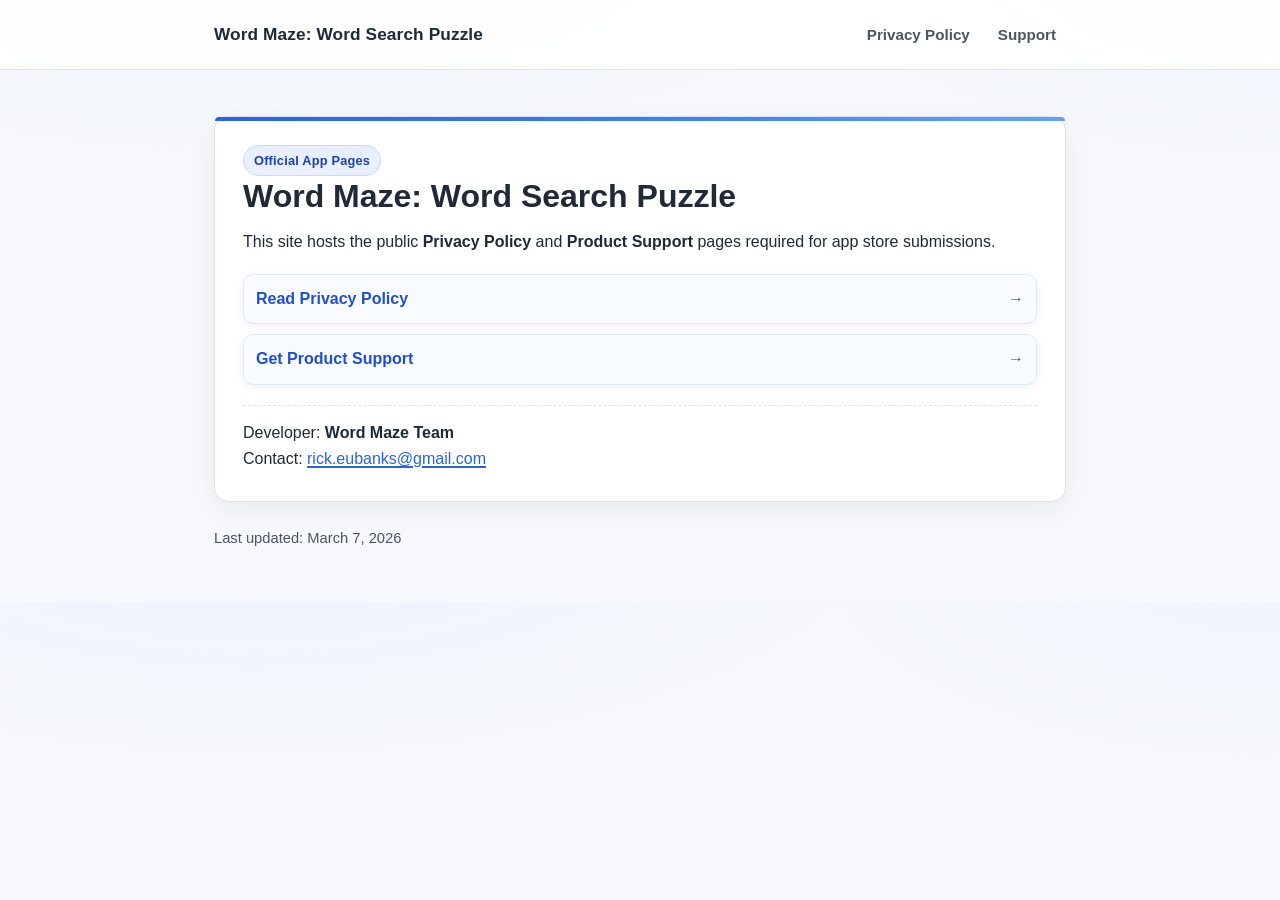
<file: index.html>
<!doctype html>
<html lang="en">
<head>
  <meta charset="utf-8" />
  <meta name="viewport" content="width=device-width, initial-scale=1" />
  <title>Word Maze: Word Search Puzzle | Legal & Support</title>
  <meta name="description" content="Privacy Policy and Support page for Word Maze: Word Search Puzzle." />
  <link rel="stylesheet" href="styles.css" />
</head>
<body>
  <header>
    <div class="nav container">
      <a class="brand" href="index.html">Word Maze: Word Search Puzzle</a>
      <nav class="nav-links" aria-label="Primary">
        <a href="privacy.html">Privacy Policy</a>
        <a href="support.html">Support</a>
      </nav>
    </div>
  </header>

  <main class="container">
    <section class="card">
      <span class="badge">Official App Pages</span>
      <h1>Word Maze: Word Search Puzzle</h1>
      <p>
        This site hosts the public <strong>Privacy Policy</strong> and <strong>Product Support</strong>
        pages required for app store submissions.
      </p>
      <ul class="quick-links">
        <li><a href="privacy.html">Read Privacy Policy</a></li>
        <li><a href="support.html">Get Product Support</a></li>
      </ul>
      <p class="contact-line">
        Developer: <strong>Word Maze Team</strong><br />
        Contact: <a href="mailto:rick.eubanks@gmail.com">rick.eubanks@gmail.com</a>
      </p>
    </section>

    <footer>
      Last updated: March 7, 2026
    </footer>
  </main>
</body>
</html>
</file>
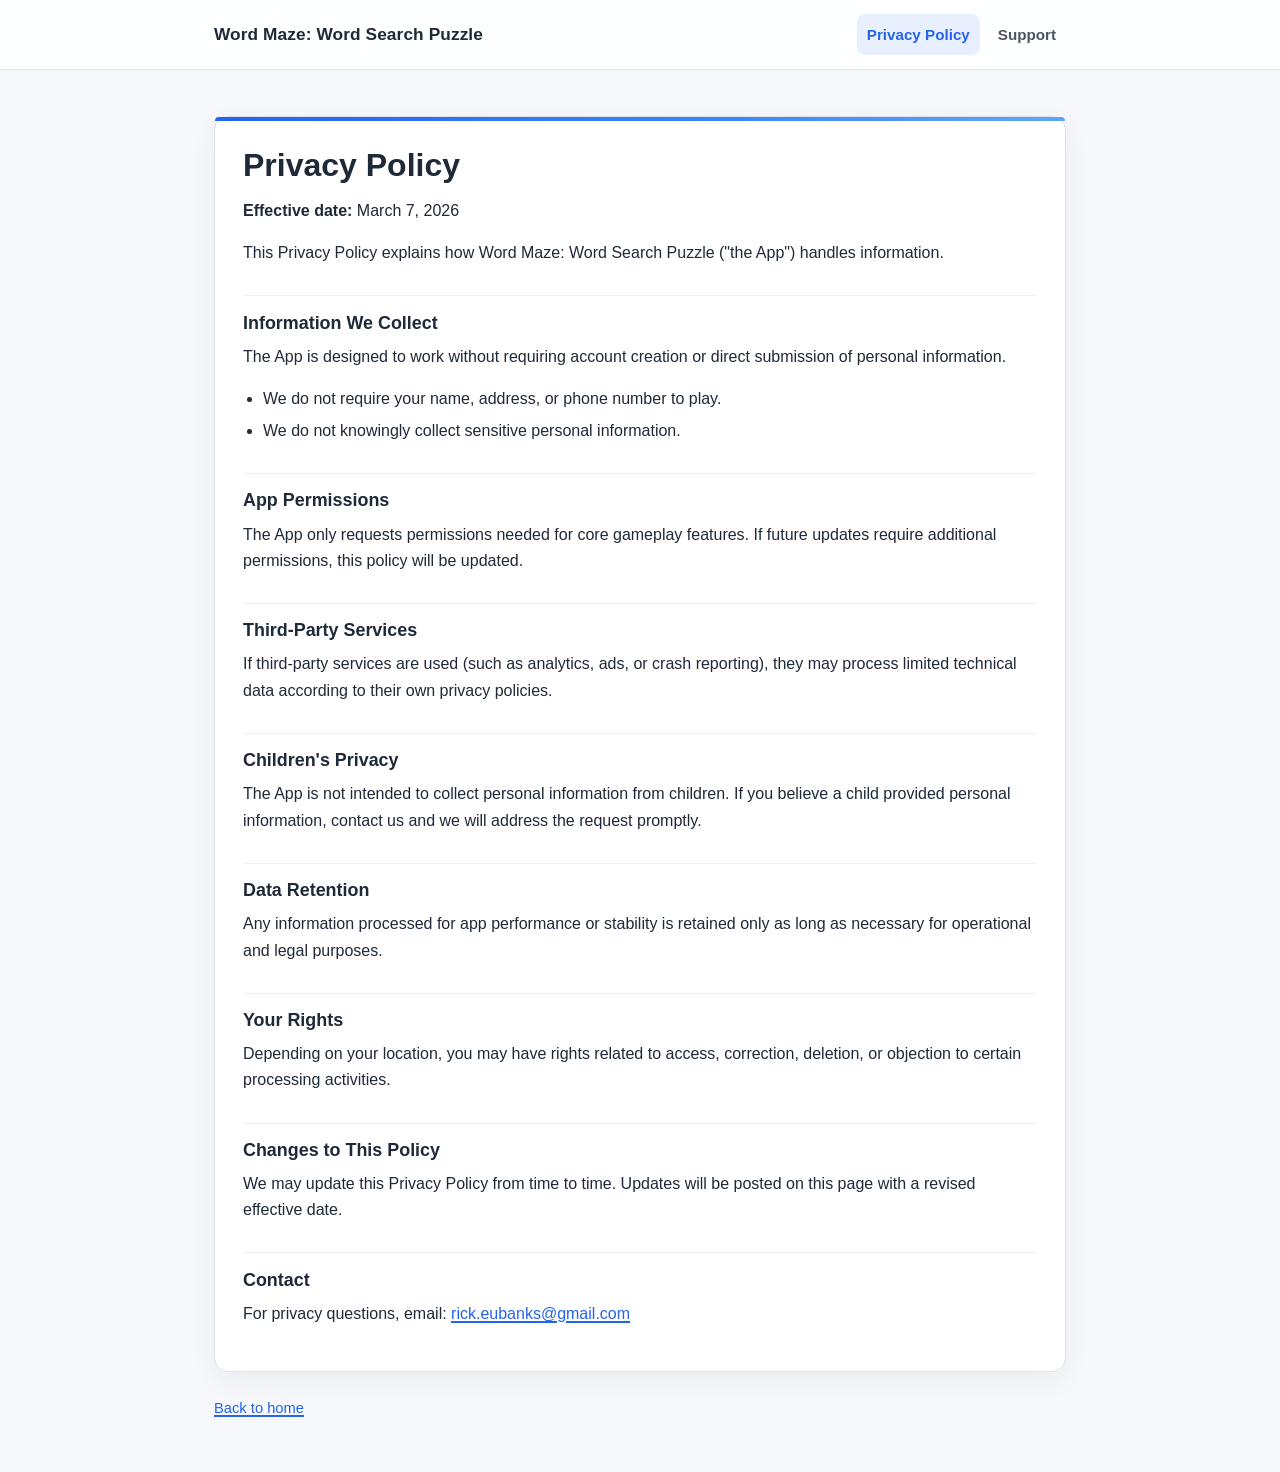
<file: privacy.html>
<!doctype html>
<html lang="en">
<head>
  <meta charset="utf-8" />
  <meta name="viewport" content="width=device-width, initial-scale=1" />
  <title>Privacy Policy | Word Maze: Word Search Puzzle</title>
  <meta name="description" content="Privacy Policy for Word Maze: Word Search Puzzle." />
  <link rel="stylesheet" href="styles.css" />
</head>
<body>
  <header>
    <div class="nav container">
      <a class="brand" href="index.html">Word Maze: Word Search Puzzle</a>
      <nav class="nav-links" aria-label="Primary">
        <a href="privacy.html" aria-current="page">Privacy Policy</a>
        <a href="support.html">Support</a>
      </nav>
    </div>
  </header>

  <main class="container">
    <section class="card">
      <h1>Privacy Policy</h1>
      <p><strong>Effective date:</strong> March 7, 2026</p>
      <p>
        This Privacy Policy explains how Word Maze: Word Search Puzzle ("the App") handles information.
      </p>

      <h2>Information We Collect</h2>
      <p>
        The App is designed to work without requiring account creation or direct submission of personal information.
      </p>
      <ul>
        <li>We do not require your name, address, or phone number to play.</li>
        <li>We do not knowingly collect sensitive personal information.</li>
      </ul>

      <h2>App Permissions</h2>
      <p>
        The App only requests permissions needed for core gameplay features. If future updates require additional
        permissions, this policy will be updated.
      </p>

      <h2>Third-Party Services</h2>
      <p>
        If third-party services are used (such as analytics, ads, or crash reporting), they may process limited
        technical data according to their own privacy policies.
      </p>

      <h2>Children's Privacy</h2>
      <p>
        The App is not intended to collect personal information from children. If you believe a child provided
        personal information, contact us and we will address the request promptly.
      </p>

      <h2>Data Retention</h2>
      <p>
        Any information processed for app performance or stability is retained only as long as necessary for
        operational and legal purposes.
      </p>

      <h2>Your Rights</h2>
      <p>
        Depending on your location, you may have rights related to access, correction, deletion, or objection to
        certain processing activities.
      </p>

      <h2>Changes to This Policy</h2>
      <p>
        We may update this Privacy Policy from time to time. Updates will be posted on this page with a revised
        effective date.
      </p>

      <h2>Contact</h2>
      <p>
        For privacy questions, email: <a href="mailto:rick.eubanks@gmail.com">rick.eubanks@gmail.com</a>
      </p>
    </section>

    <footer>
      <a href="index.html">Back to home</a>
    </footer>
  </main>
</body>
</html>
</file>
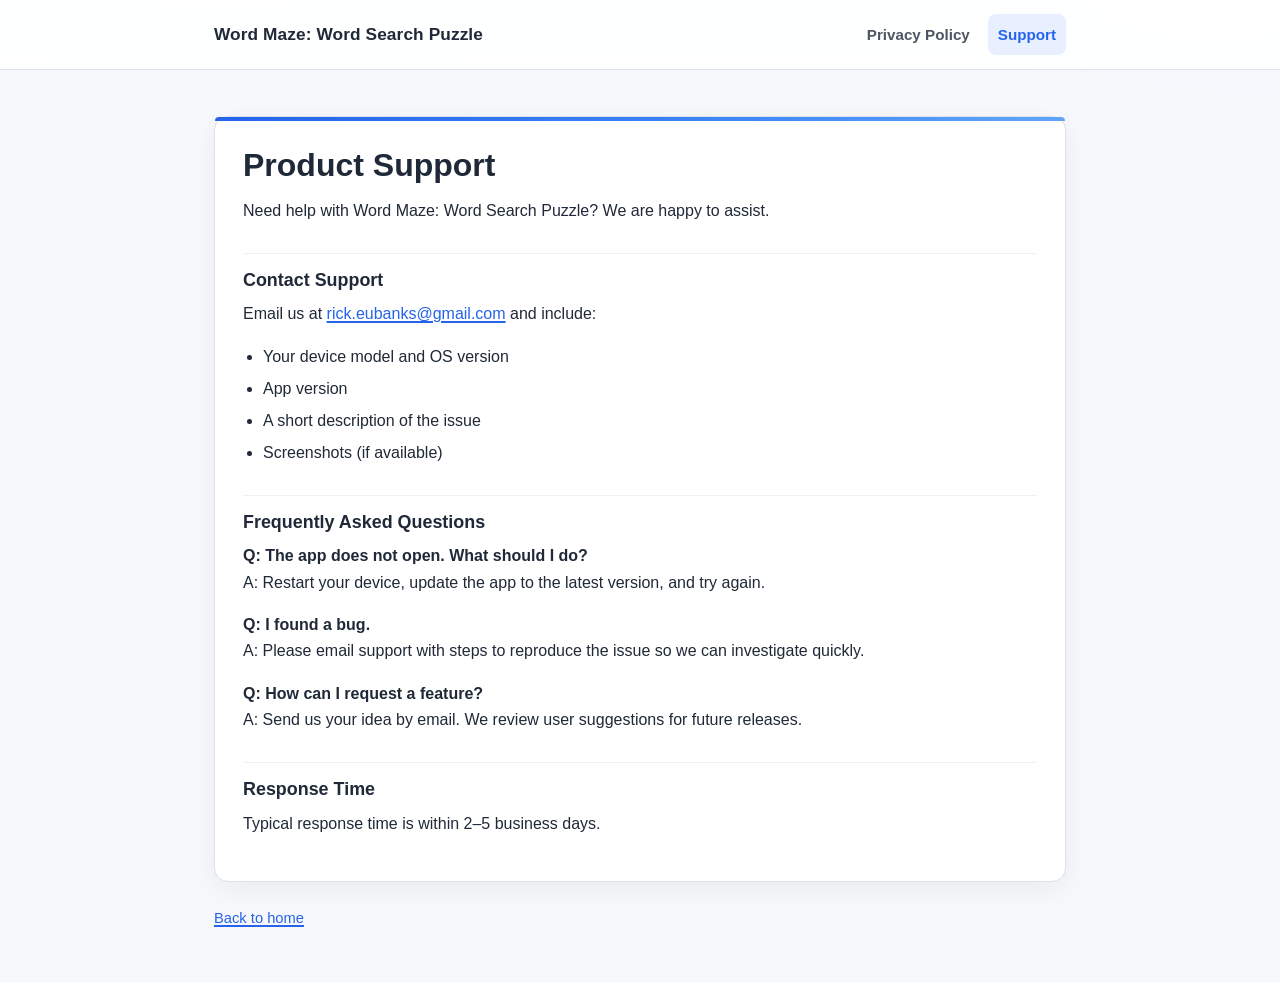
<file: support.html>
<!doctype html>
<html lang="en">
<head>
  <meta charset="utf-8" />
  <meta name="viewport" content="width=device-width, initial-scale=1" />
  <title>Support | Word Maze: Word Search Puzzle</title>
  <meta name="description" content="Product support for Word Maze: Word Search Puzzle." />
  <link rel="stylesheet" href="styles.css" />
</head>
<body>
  <header>
    <div class="nav container">
      <a class="brand" href="index.html">Word Maze: Word Search Puzzle</a>
      <nav class="nav-links" aria-label="Primary">
        <a href="privacy.html">Privacy Policy</a>
        <a href="support.html" aria-current="page">Support</a>
      </nav>
    </div>
  </header>

  <main class="container">
    <section class="card">
      <h1>Product Support</h1>
      <p>
        Need help with Word Maze: Word Search Puzzle? We are happy to assist.
      </p>

      <h2>Contact Support</h2>
      <p>
        Email us at <a href="mailto:rick.eubanks@gmail.com">rick.eubanks@gmail.com</a> and include:
      </p>
      <ul>
        <li>Your device model and OS version</li>
        <li>App version</li>
        <li>A short description of the issue</li>
        <li>Screenshots (if available)</li>
      </ul>

      <h2>Frequently Asked Questions</h2>
      <p><strong>Q: The app does not open. What should I do?</strong><br />
      A: Restart your device, update the app to the latest version, and try again.</p>

      <p><strong>Q: I found a bug.</strong><br />
      A: Please email support with steps to reproduce the issue so we can investigate quickly.</p>

      <p><strong>Q: How can I request a feature?</strong><br />
      A: Send us your idea by email. We review user suggestions for future releases.</p>

      <h2>Response Time</h2>
      <p>
        Typical response time is within 2–5 business days.
      </p>
    </section>

    <footer>
      <a href="index.html">Back to home</a>
    </footer>
  </main>
</body>
</html>
</file>
<file: styles.css>
* {
  box-sizing: border-box;
}

:root {
  --bg: #f6f8fb;
  --surface: #ffffff;
  --text: #1f2937;
  --muted: #4b5563;
  --accent: #2563eb;
  --accent-soft: #e8f0ff;
  --border: #dbe2ea;
  --shadow: 0 8px 26px rgba(31, 41, 55, 0.06);
  --shadow-soft: 0 2px 10px rgba(31, 41, 55, 0.06);
}

body {
  margin: 0;
  font-family: Inter, "Segoe UI", Roboto, "Helvetica Neue", Arial, sans-serif;
  font-size: 16px;
  background:
    radial-gradient(1200px 500px at 20% -20%, #eaf2ff 0%, transparent 55%),
    radial-gradient(900px 420px at 100% -10%, #eef4ff 0%, transparent 52%),
    var(--bg);
  color: var(--text);
  line-height: 1.65;
}

a {
  color: var(--accent);
  text-decoration-thickness: 1.5px;
  text-underline-offset: 2px;
}

a:hover {
  opacity: 0.85;
}

.container {
  max-width: 900px;
  margin: 0 auto;
  padding: 24px;
}

header {
  background: rgba(255, 255, 255, 0.9);
  border-bottom: 1px solid var(--border);
  backdrop-filter: blur(6px);
}

.nav {
  display: flex;
  justify-content: space-between;
  align-items: center;
  gap: 16px;
  flex-wrap: wrap;
  padding: 14px 24px;
}

.brand {
  font-size: 1.08rem;
  font-weight: 700;
  text-decoration: none;
  color: var(--text);
  letter-spacing: 0.1px;
}

.nav-links {
  display: flex;
  gap: 8px;
  flex-wrap: wrap;
}

.nav-links a {
  text-decoration: none;
  color: var(--muted);
  font-weight: 600;
  font-size: 0.95rem;
  padding: 8px 10px;
  border-radius: 8px;
  transition: background-color 0.18s ease, color 0.18s ease;
}

.nav-links a:hover {
  opacity: 1;
  background: var(--accent-soft);
  color: var(--accent);
}

.nav-links a[aria-current="page"] {
  background: var(--accent-soft);
  color: var(--accent);
}

.card {
  position: relative;
  background: var(--surface);
  border: 1px solid var(--border);
  border-radius: 14px;
  box-shadow: var(--shadow);
  padding: 28px;
  margin-top: 22px;
}

.card::before {
  content: "";
  position: absolute;
  top: 0;
  left: 0;
  right: 0;
  height: 4px;
  border-radius: 14px 14px 0 0;
  background: linear-gradient(90deg, #2563eb 0%, #3b82f6 55%, #60a5fa 100%);
}

h1, h2 {
  line-height: 1.3;
}

h1 {
  font-size: clamp(1.5rem, 2vw + 1rem, 2rem);
  margin-bottom: 0.7rem;
  margin-top: 0;
}

h2 {
  font-size: 1.12rem;
  margin-top: 1.8rem;
  margin-bottom: 0.55rem;
  padding-top: 0.95rem;
  border-top: 1px solid #edf2f8;
}

p {
  margin: 0 0 1rem;
  color: var(--text);
}

ul {
  padding-left: 20px;
  margin-top: 0.45rem;
  margin-bottom: 1.1rem;
}

li + li {
  margin-top: 0.35rem;
}

strong {
  font-weight: 700;
}

.quick-links {
  list-style: none;
  padding: 0;
  margin: 1.15rem 0 1.25rem;
  display: grid;
  gap: 10px;
}

.quick-links li {
  margin: 0;
}

.quick-links a {
  display: flex;
  align-items: center;
  justify-content: space-between;
  width: 100%;
  text-decoration: none;
  font-weight: 600;
  color: #1d4ed8;
  background: #f8fbff;
  border: 1px solid #dbe8ff;
  border-radius: 10px;
  padding: 11px 12px;
  box-shadow: var(--shadow-soft);
  transition: transform 0.15s ease, box-shadow 0.15s ease, background-color 0.15s ease;
}

.quick-links a::after {
  content: "→";
  color: #2563eb;
}

.quick-links a:hover {
  opacity: 1;
  transform: translateY(-1px);
  background: #f1f7ff;
  box-shadow: 0 6px 16px rgba(37, 99, 235, 0.12);
}

.contact-line {
  padding-top: 0.9rem;
  border-top: 1px dashed #d9e2f0;
  margin-bottom: 0;
}

footer {
  color: var(--muted);
  font-size: 0.92rem;
  margin-top: 20px;
  padding: 4px 0 28px;
}

.badge {
  display: inline-block;
  background: var(--accent-soft);
  color: #1e40af;
  border: 1px solid #c7d9ff;
  border-radius: 999px;
  padding: 4px 10px;
  font-size: 0.8rem;
  font-weight: 600;
  letter-spacing: 0.2px;
}

@media (max-width: 560px) {
  .container {
    padding: 14px;
  }

  .nav {
    padding: 12px 14px;
  }

  .card {
    padding: 18px;
  }
}
</file>
